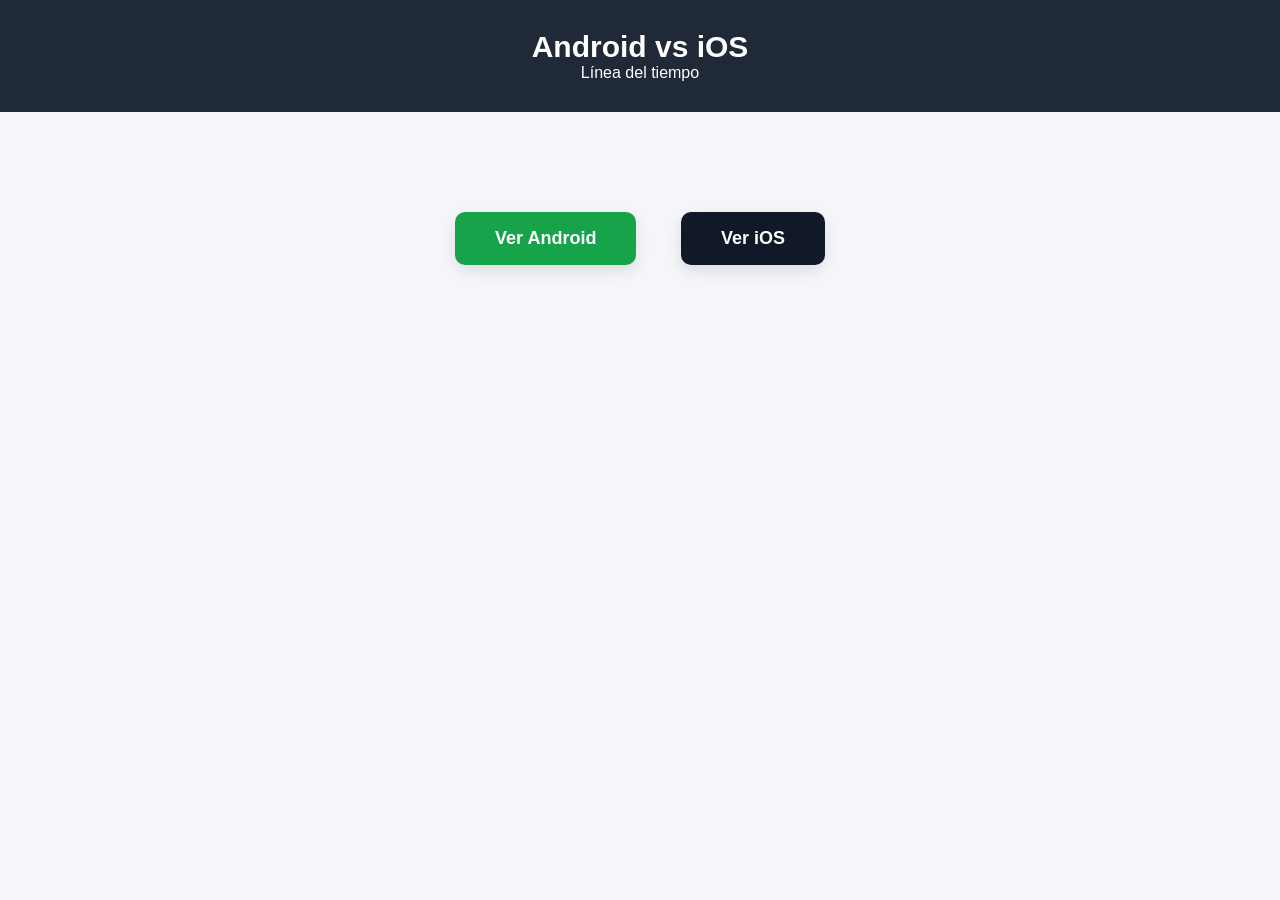
<file: index.html>
<!DOCTYPE html>
<html lang="es">
<head>
    <meta charset="UTF-8">
    <title>Android vs iOS linea del tiempo</title>
    <link rel="stylesheet" href="estilos.css">
</head>
<body>

<header>
    <h1> Android vs  iOS</h1>
    <p>Línea del tiempo </p>
</header>

<div class="menu">
    <a href="android.html" class="btn android">Ver Android </a>
    <a href="ios.html" class="btn ios">Ver iOS </a>
</div>

</body>
</html>
</file>
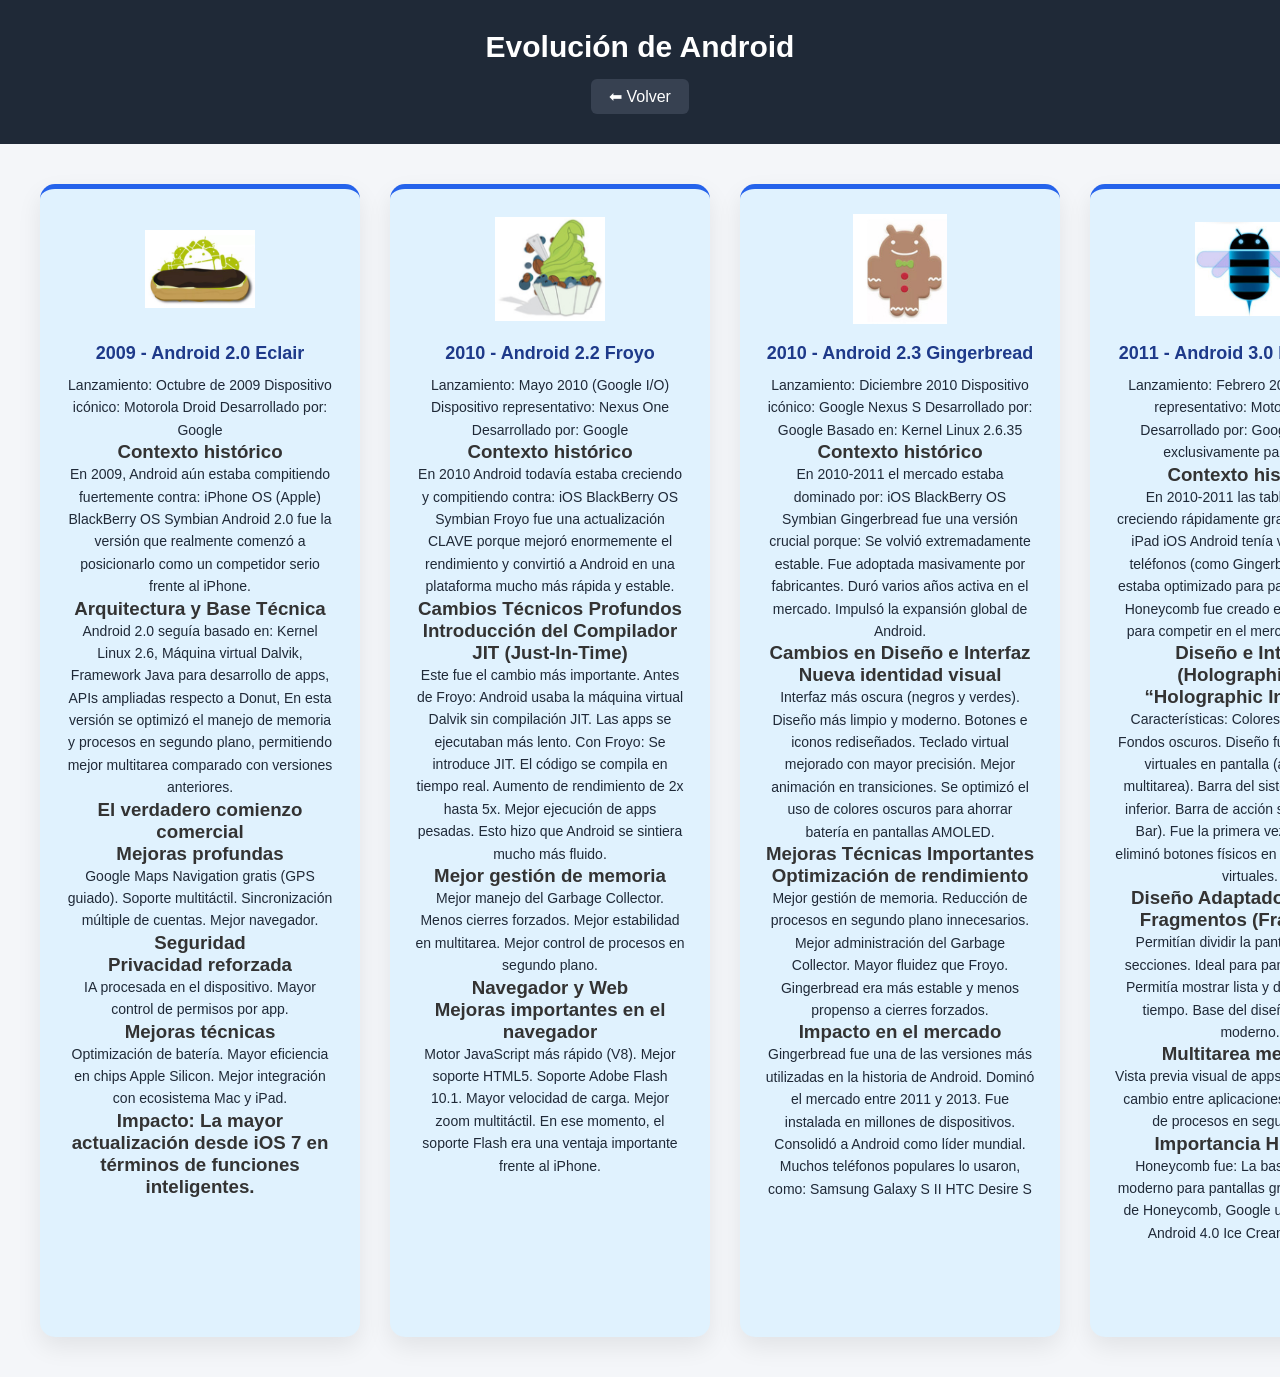
<file: android.html>
<!DOCTYPE html>
<html lang="es">
<head>
<meta charset="UTF-8">
<title>Timeline Android</title>
<link rel="stylesheet" href="estilos.css">
</head>
<body>

<header>
    <h1> Evolución de Android</h1>
    <a href="index.html" class="back">⬅ Volver</a>
</header>

<section class="timeline">

<div class="card">
<img src="eclair.png">
<h2>2009 - Android 2.0 Eclair</h2>
<p>Lanzamiento: Octubre de 2009
   Dispositivo icónico: Motorola Droid
   Desarrollado por: Google</p>
<h3>Contexto histórico</h3>
<p>En 2009, Android aún estaba compitiendo fuertemente contra:
   iPhone OS (Apple)
   BlackBerry OS
   Symbian
   Android 2.0 fue la versión que realmente comenzó a posicionarlo como un competidor serio frente al iPhone.</p>
<h3>Arquitectura y Base Técnica</h3>
<p>Android 2.0 seguía basado en:
    Kernel Linux 2.6,
    Máquina virtual Dalvik,
    Framework Java para desarrollo de apps,
    APIs ampliadas respecto a Donut,
   En esta versión se optimizó el manejo de memoria y procesos en segundo plano, permitiendo mejor multitarea comparado con versiones anteriores.</p>
<h3>El verdadero comienzo comercial</h3>
            <h3>Mejoras profundas</h3>
            <p>Google Maps Navigation gratis (GPS guiado).
               Soporte multitáctil.
               Sincronización múltiple de cuentas.
               Mejor navegador.</p>
            <h3>Seguridad</h3>
            <p></p>
            <h3>Privacidad reforzada</h3>
            <p>IA procesada en el dispositivo.
               Mayor control de permisos por app.</p>
            <h3>Mejoras técnicas</h3>
            <p>Optimización de batería.
               Mayor eficiencia en chips Apple Silicon.
               Mejor integración con ecosistema Mac y iPad.</p>
            <h3>Impacto: La mayor actualización desde iOS 7 en términos de funciones inteligentes.</h3>

</div>

<div class="card">
<img src="froyo.png">
<h2>2010 - Android 2.2 Froyo</h2>
<p>Lanzamiento: Mayo 2010 (Google I/O)
   Dispositivo representativo: Nexus One
   Desarrollado por: Google</p>
<h3>Contexto histórico</h3>
<p>En 2010 Android todavía estaba creciendo y compitiendo contra:
   iOS
   BlackBerry OS
   Symbian
   Froyo fue una actualización CLAVE porque mejoró enormemente el rendimiento y convirtió a Android en una plataforma mucho más rápida y estable.</p>
<h3>Cambios Técnicos Profundos</h3>
<h3>Introducción del Compilador JIT (Just-In-Time)</h3>
<p>Este fue el cambio más importante.
   Antes de Froyo:
   Android usaba la máquina virtual Dalvik sin compilación JIT.
   Las apps se ejecutaban más lento.

   Con Froyo:
   Se introduce JIT.
   El código se compila en tiempo real.
   Aumento de rendimiento de 2x hasta 5x.
   Mejor ejecución de apps pesadas.
   Esto hizo que Android se sintiera mucho más fluido.</p>
<h3>Mejor gestión de memoria</h3>
<p>Mejor manejo del Garbage Collector.
   Menos cierres forzados.
   Mejor estabilidad en multitarea.
   Mejor control de procesos en segundo plano.</p>
<h3>Navegador y Web</h3>
<h3>Mejoras importantes en el navegador</h3>
<p>Motor JavaScript más rápido (V8).
   Mejor soporte HTML5.
   Soporte Adobe Flash 10.1.
   Mayor velocidad de carga.
   Mejor zoom multitáctil.
   En ese momento, el soporte Flash era una ventaja importante frente al iPhone.</p>
</div>

<div class="card">
<img src="gingerbread.png">
<h2>2010 - Android 2.3 Gingerbread</h2>
<p>Lanzamiento: Diciembre 2010 
   Dispositivo icónico: Google Nexus S
   Desarrollado por: Google
   Basado en: Kernel Linux 2.6.35</p>
<h3>Contexto histórico</h3>
<p>En 2010-2011 el mercado estaba dominado por:
   iOS
   BlackBerry OS
   Symbian
   Gingerbread fue una versión crucial porque:
   Se volvió extremadamente estable.
   Fue adoptada masivamente por fabricantes.
   Duró varios años activa en el mercado.
   Impulsó la expansión global de Android.</p>
<h3>Cambios en Diseño e Interfaz</h3>
<h3>Nueva identidad visual</h3>
<p>Interfaz más oscura (negros y verdes).
   Diseño más limpio y moderno.
   Botones e iconos rediseñados.
   Teclado virtual mejorado con mayor precisión.
   Mejor animación en transiciones.
   Se optimizó el uso de colores oscuros para ahorrar batería en pantallas AMOLED.</p>
<h3>Mejoras Técnicas Importantes</h3>
<h3>Optimización de rendimiento</h3>
<p>Mejor gestión de memoria.
   Reducción de procesos en segundo plano innecesarios.
   Mejor administración del Garbage Collector.
   Mayor fluidez que Froyo.
   Gingerbread era más estable y menos propenso a cierres forzados.</p>
<h3>Impacto en el mercado</h3>
<p>Gingerbread fue una de las versiones más utilizadas en la historia de Android.
   Dominó el mercado entre 2011 y 2013.
   Fue instalada en millones de dispositivos.
   Consolidó a Android como líder mundial.
   Muchos teléfonos populares lo usaron, como:
   Samsung Galaxy S II
   HTC Desire S</p>
</div>

<div class="card">
<img src="honeycomb.png">
<h2>2011 - Android 3.0 Honeycomb</h2>
<p>Lanzamiento: Febrero 2011
   Dispositivo representativo: Motorola Xoom
   Desarrollado por: Google
   Diseñado exclusivamente para tablets</p>
<h3>Contexto histórico</h3>
<p>En 2010-2011 las tablets estaban creciendo rápidamente gracias al éxito del:
   iPad
   iOS
   Android tenía versiones para teléfonos (como Gingerbread), pero no estaba optimizado para pantallas grandes.
   Honeycomb fue creado específicamente para competir en el mercado de tablets.</p>
<h3>Diseño e Interfaz (Holographic UI)</h3>
<h3>“Holographic Interface”</h3>
<p>Características:
   Colores azul eléctrico.
   Fondos oscuros.
   Diseño futurista.
   Botones virtuales en pantalla (atrás, home, multitarea).
   Barra del sistema en la parte inferior.
   Barra de acción superior (Action Bar).
   Fue la primera vez que Android eliminó botones físicos en favor de botones virtuales.</p>
<h3>Diseño Adaptado a Tablets</h3>
<h3>Fragmentos (Fragments)</h3>
<p>Permitían dividir la pantalla en varias secciones.
   Ideal para pantallas grandes.
   Permitía mostrar lista y detalle al mismo tiempo.
   Base del diseño adaptable moderno.</p>
<h3>Multitarea mejorada</h3>
<p>Vista previa visual de apps recientes.
   Mejor cambio entre aplicaciones.
   Mejor gestión de procesos en segundo plano.</p>
<h3>Importancia Histórica</h3>
<p>Honeycomb fue:
   La base del Android moderno para pantallas grandes.
   Después de Honeycomb, Google unificó todo con:
   Android 4.0 Ice Cream Sandwich
</p>
</div>

<div class="card">
<img src="ice cream san.png">
<h2>2011 - Android 4.0 Ice Cream Sandwich</h2>
<p>Lanzamiento: Octubre 2011
   Dispositivo de estreno: Samsung Galaxy Nexus
   Desarrollado por: Google
   Kernel base: Linux 3.0</p>
<h3>Contexto histórico</h3>
<p>Antes de esta versión, Android estaba dividido en:
   Teléfonos → Gingerbread
   Tablets → Honeycomb
   Ice Cream Sandwich (ICS) fue la versión que unificó tablets y teléfonos en un solo sistema.
   Fue una de las versiones más importantes en la historia de Android.</p>
<h3>Diseño - Evolución del Holo UI</h3>
<h3>Cambios visuales importantes</h3>
<p>Interfaz “Holo” más limpia y moderna.
   Uso de tipografía Roboto (más legible).
   Colores azul eléctrico característicos.
   Animaciones más suaves.
   Transiciones mejoradas.
   Roboto fue diseñada específicamente para pantallas de alta resolución.</p>
<h3>Eliminación de Botones Físicos</h3>
<p>Uno de los cambios más revolucionarios:
   Botones de navegación ahora eran virtuales (en pantalla).
   Atrás, Inicio y Multitarea.
   Interfaz adaptable a diferentes tamaños.
   Esto permitió diseños más minimalistas en smartphones.</p>
<h3>Cambios Técnicos Clave</h3>
<h3>Mejor rendimiento gráfico</h3>
<p>Aceleración por hardware mejorada.
   Renderizado más fluido.
   Animaciones a 60fps más estables.
<h3>Desbloqueo facial (Face Unlock)</h3>
<p>Primera implementación de reconocimiento facial en Android.
   Usaba la cámara frontal.</p>
</div>

<div class="card">
<img src="jelly bean.png">
<h2>2012-2013 - Android 4.1-4.3 Jelly Bean</h2>
<p>Jelly Bean fue una de las versiones más importantes de Android porque se enfocó en algo que los usuarios pedían mucho: mayor fluidez y rendimiento real del sistema. Introdujo mejoras profundas en animaciones, velocidad de respuesta y experiencia visual.
   Incluye tres versiones principales:
   Android 4.1 (2012)
   Android 4.2 (2012)
   Android 4.3 (2013)</p>
<h3>Project Butter - El gran cambio de rendimiento</h3>
<h3>¿Qué hacía?</h3>
<p>Aumentó la velocidad de animaciones a 60 fps (cuadros por segundo).
   Mejoró la respuesta táctil.
   Sincronizó el procesador, GPU y pantalla para evitar retrasos.
   Introdujo triple buffering para hacer transiciones más suaves.
   Resultado:
   El sistema se sentía mucho más fluido y rápido comparado con Ice Cream Sandwich.</p>
<h3>Notificaciones Expandibles e Interactivas</h3>
<p>Expandir notificaciones con dos dedos.
   Responder directamente desde la notificación.
   Ver imágenes y más contenido sin abrir la app.
   Acciones rápidas (como devolver una llamada o responder mensaje).
   Esta función se convirtió en base del Android moderno.</p>
<h3>Google Now - El asistente inteligente</h3>
<p>Jelly Bean introdujo Google Now, el precursor del actual Asistente de Google.
   Google Now ofrecía:
   Información automática según ubicación.
   Clima.
   Tráfico.
   Resultados deportivos.
   Recordatorios inteligentes.</p>
</div>

<div class="card">
<img src="kitkat.png">
<h2>2013 - Android 4.4 KitKat</h2>
<p>Android KitKat fue una versión clave porque logró algo muy importante:
   hacer que Android funcionara bien incluso en dispositivos de gama baja, sin perder fluidez.
   Fue presentado en octubre de 2013 junto con el Nexus 5 y marcó un gran avance en optimización del sistema.</p>
<h3>Project Svelte - Optimización para dispositivos modestos</h3>
<h3>¿Qué hizo?</h3>
<p>Redujo el consumo de memoria RAM.
   Permitió que Android funcionara bien con solo 512 MB de RAM.
   Optimizó servicios en segundo plano.
   Mejoró la gestión de procesos.
   Esto permitió que millones de teléfonos económicos pudieran usar Android 4.4 sin volverse lentos.</p>
<h3>Cambio importante en la interfaz</h3>
<h3>Cambios visuales:</h3>
<p>Barra de estado y navegación transparentes.
   Diseño más limpio y claro.
   Iconos blancos en la barra superior.
   Modo inmersivo (oculta barra de navegación en pantalla completa).
   El modo inmersivo fue muy útil para:
   Juegos
   Lectura
   Video
   KitKat hizo que Android se viera más moderno y minimalista.</p>
<h3>Nueva aplicación de Teléfono</h3>
<p>KitKat integró mejor las llamadas con información inteligente.
   Identificación automática de números desconocidos (usando Google).
   Integración con Google Contacts.</p>
<h3>“Ok Google” desde la pantalla principal</h3>
<p>En el launcher del Nexus 5, por primera vez se podía activar el asistente diciendo:
   “Ok Google”
   Fue el inicio del uso masivo del asistente por voz en Android.</p>
</div>

<div class="card">
<img src="lollipop.png">
<h2>2014-2015 - Android 5.0 Lollipop</h2>
<p>Lollipop fue una de las actualizaciones más grandes en la historia de Android. No solo cambió el diseño, sino también el funcionamiento interno del sistema.
   Fue lanzado en noviembre de 2014 junto con el Nexus 6 y la Nexus 9.
   Incluye:
   Android 5.0
   Android 5.1 y 5.1.1</p>
<h3>Material Design - El gran cambio visual</h3>
<p>Lollipop introdujo el famoso Material Design, una nueva filosofía de diseño creada por Google.
   Características principales:
   Colores más vivos y planos.
   Animaciones fluidas.
   Efectos de profundidad (sombras y capas).
   Transiciones más naturales entre pantallas.
   Botones circulares flotantes (FAB).
   Fue el mayor rediseño desde Android 4.0.
   Material Design también unificó el diseño entre:
   Android
   Chrome
   Web
   Apps de Google</p>
<h3>ART se convierte en el motor oficial</h3>
<p>Apps más rápidas.
   Mejor rendimiento.
   Menor consumo de batería.
   Mejor administración de memoria.
   ART usa compilación anticipada (AOT), lo que mejora la velocidad de ejecución.
   En Lollipop, ART reemplazó oficialmente a Dalvik.</p>
<h3>Project Volta - Mejor gestión de batería</h3>
<p>Modo Ahorro de batería.
   Mejor análisis del consumo energético.
   APIs para que desarrolladores optimicen consumo.
   Battery Historian (herramienta para análisis técnico).
   Resultado: mejor duración en muchos dispositivos.</p>
</div>

<div class="card">
<img src="marsmallo.png">
<h2>2015-2017 - Android 6.0 Marshmallow</h2>
<p>Marshmallow fue una actualización importante que introdujo nuevas funcionalidades de seguridad y privacidad.
   Fue lanzado en octubre de 2015 junto con el Nexus 6P.
   Fue una versión enfocada en refinar y estabilizar Android.</p>
<h3>Nuevo sistema de permisos (cambio histórico)</h3>
<p>Marshmallow introdujo un nuevo sistema de permisos que permitía a los usuarios conceder o denegar permisos a aplicaciones individualmente.
   Esto permitió mayor control sobre la privacidad del usuario.
   Los permisos se agrupaban en categorías como:
   Contactos
   Almacenamiento
   Cámara
   Localización
   etc.</p>
<h3>Doze Mode - Revolución en batería</h3>
<p>Cuando el teléfono está:
   Quieto
   Con pantalla apagada
   Sin uso activo
   El sistema:
   Reduce actividad en segundo plano.
   Suspende sincronizaciones innecesarias.
   Limita acceso a red.
   Resultado:
   Aumento considerable de duración de batería en reposo.</p>
<h3>App Standby</h3>
<p>Complemento de Doze:
   Si no usas una app por mucho tiempo, el sistema limita su actividad.
   Reduce consumo energético innecesario.</p>
<h3>Android Pay</h3>
<p>Marshmallow impulsó pagos móviles mediante NFC.
   Soporte oficial para:
   Pagos sin contacto.
   Mejor integración de seguridad con huella digital.
   Fue el inicio formal del ecosistema de pagos móviles en Android.</p>
</div>

<div class="card">
<img src="nougat.png">
<h2>2016-2018 - Android 7.0 Nougat</h2>
<p>Nougat fue una actualización importante que introdujo nuevas funcionalidades de seguridad y privacidad.
   Fue lanzado en octubre de 2016 junto con el Nexus 6P.
   Fue una versión enfocada en refinar y estabilizar Android.
   Nougat se centró en productividad, multitarea, rendimiento gráfico y seguridad, marcando una evolución más madura del sistema.
   Incluye:
   Android 7.0
   Android 7.1 / 7.1.1 / 7.1.2</p>
<h3>Multiventana (Multi-Window) - Gran avance en productividad</h3>
<p>Una de las funciones más esperadas:
   Permite usar dos aplicaciones al mismo tiempo.
   Pantalla dividida ajustable.
   Funciona tanto en vertical como en horizontal.
   Compatible con apps adaptadas.
   Fue un gran paso hacia el uso profesional del teléfono.</p>
<h3>Notificaciones mejoradas</h3>
<p>Nougat refinó el sistema:
   Respuesta directa desde notificación.
   Agrupación automática por aplicación.
   Diseño más compacto.
   Acciones rápidas más visibles.
   El sistema de notificaciones se volvió más organizado.</p>
<h3>Mejor rendimiento y gráficos</h3>
<p>Nougat mejoró considerablemente el rendimiento:
   Mejor administración de memoria.
   Optimización del sistema en segundo plano.
   Reducción del consumo energético.
   Mejor rendimiento en juegos.</p>
<h3>Mejoras en conectividad</h3>
<p>Soporte mejorado para LTE.
   Soporte para Wi-Fi Direct mejorado.
   Mejor Bluetooth.
   Soporte para Data Saver (ahorro de datos móviles).</p>
</div>

<div class="card">
<img src="oreo.png">
<h2>2017-2019 - Android 8.0 Oreo</h2>
<p>Lanzado oficialmente en agosto de 2017, Oreo fue presentado junto con el Google Pixel 2.
   Incluye dos versiones principales:
   Android 8.0
   Android 8.1
   Oreo se enfocó en velocidad, seguridad, optimización del sistema y mejor experiencia multitarea.</p>
<h3>Mayor velocidad y rendimiento</h3>
<p>Google optimizó profundamente el sistema:
   Arranque hasta 2 veces más rápido (en dispositivos Pixel).
   Reducción de procesos en segundo plano.
   Mejor administración de memoria.
   Apps más rápidas y estables.
   Oreo fue una versión muy refinada y estable.</p>
<h3>Picture-in-Picture (PiP)</h3>
<p>Una de las funciones más importantes:
   Permite ver videos en una ventana flotante mientras usas otra app.
   Ejemplos:
   Ver YouTube mientras respondes mensajes.
   Videollamadas en segundo plano.
   Esto mejoró mucho la multitarea.</p>
<h3>Canales de notificación (gran cambio)</h3>
<p>Oreo revolucionó el sistema de notificaciones:
   Las apps pueden crear “canales”.
   El usuario puede controlar cada tipo de notificación.
   Silenciar solo ciertas categorías.
   Personalizar vibración y sonido.
   Más control y menos spam.</p>
<h3>Android Go (8.1)</h3>
<p>Android 8.1 introdujo oficialmente Android Go Edition:
   Versión ligera para dispositivos con 1 GB de RAM.
   Apps optimizadas (YouTube Go, Gmail Go, etc.).
   Ideal para mercados emergentes.</p>
</div>

<div class="card">
<img src="pie.png">
<h2>2018-2020 - Android 9 Pie</h2>
<p>Lanzado oficialmente en agosto de 2018, Android Pie marcó un cambio importante al introducir inteligencia artificial integrada en el sistema, nuevas formas de navegación y mejoras profundas en batería y bienestar digital.
   Fue presentado primero en el Google Pixel 3 y en dispositivos Pixel anteriores mediante actualización.</p>
<h3>Inteligencia Artificial integrada</h3>
<p>Pie fue la primera versión donde Google integró Machine Learning directamente en el sistema operativo.
   Adaptive Battery
   Aprende qué apps usas más.
   Limita recursos a apps que casi no usas.
   Mejora duración de batería significativamente.
   Adaptive Brightness
   Aprende tus hábitos de brillo.
   Ajusta automáticamente según tus preferencias.
   Android empezó a “aprender” del usuario.</p>
<h3>Nuevo sistema de navegación por gestos</h3>
<p>Pie introdujo navegación gestual híbrida:
   Botón Home tipo “pastilla”.
   Deslizar hacia arriba para multitarea.
   Deslizar lateral para cambiar entre apps.
   Eliminación del botón de multitarea tradicional.
   Fue el inicio del sistema completamente gestual que veríamos después.</p>
<h3>Mejoras en batería</h3>
<p>Además de Adaptive Battery:
   Optimización más agresiva de procesos en segundo plano.
   Mejor administración de red.
   Apps limitadas automáticamente si consumen demasiado.</p>
<h3>Bienestar Digital (Digital Wellbeing)</h3>
<p>Una función completamente nueva enfocada en salud digital:
   Tiempo de uso por app.</p>
</div>

<div class="card">
<img src="10.png">
<h2>2019 - Android 10 Quince Tart</h2>
<p>En 2019, Google decidió eliminar oficialmente los nombres de postres para el público, así que “Quince Tart” fue solo el nombre interno. Comercialmente se llamó simplemente Android 10.
   Fue lanzado oficialmente en septiembre de 2019 y debutó en dispositivos como el Google Pixel 4 (aunque los Pixel anteriores lo recibieron primero vía actualización).</p>
<h3>Modo Oscuro Nativo (Dark Mode completo)</h3>
<p>Una de las funciones más esperadas:
   Tema oscuro en todo el sistema.
   Compatible con apps compatibles.
   Reduce fatiga visual.
   Puede ahorrar batería en pantallas OLED.
   Fue la primera vez que Android ofreció un modo oscuro integral a nivel sistema.</p>
<h3>Navegación totalmente gestual</h3>
<p>Android 10 eliminó oficialmente los botones clásicos:
   Deslizar desde abajo → Inicio.
   Deslizar y mantener → Multitarea.
   Deslizar desde los lados → Atrás.
   Esto hizo la experiencia más moderna y parecida a otros sistemas gestuales.</p>
<h3>Gran avance en privacidad</h3>
<p>Android 10 reforzó enormemente la privacidad:
   Permisos de ubicación más controlados:
   Permitir siempre.
   Permitir solo mientras se usa la app.
   Denegar.
   Restricciones adicionales:
   Acceso limitado a identificadores del dispositivo.
   Mayor control sobre actividad en segundo plano.
   Fue una versión muy enfocada en proteger datos personales.</p>
<p>Mejoró drásticamente privacidad
   Preparó Android para 5G y plegables
   Modernizó la navegación</p>
</div>

<div class="card">
<img src="11.png">
<h2>2020 - Android 11 Red Velvet Cake</h2>
<p>Lanzado oficialmente en septiembre de 2020, Red Velvet Cake fue el nombre interno de desarrollo de Android 11. Fue presentado primero en los dispositivos Pixel, como el Google Pixel 5.
   Esta versión se centró principalmente en comunicación, privacidad, control de dispositivos inteligentes y optimización del sistema.</p>
<h3>Conversaciones prioritarias</h3>
<p>Android 11 reorganizó las notificaciones:
   Nueva sección especial llamada “Conversaciones”.
   Chats de apps como WhatsApp o Messenger aparecen separados.
   Se pueden marcar como prioritarios.
   Permite que aparezcan siempre arriba.
   Android empezó a dar prioridad a la comunicación.</p>
<h3>Burbujas de chat (Chat Bubbles)</h3>
<p>Android 11 introdujo las burbujas de chat:
   Permite abrir chats en ventanas flotantes.
   Se pueden mover y redimensionar.
   Mejora la productividad al tener múltiples chats abiertos.</p>
<h3>Permisos de un solo uso (gran avance en privacidad)</h3>
<p>Android 11 introdujo permisos de un solo uso:
   Permisos que se otorgan solo por un tiempo limitado.
   Se pueden rechazar temporalmente.
   Mejora el control sobre datos personales.</p>
<h3>Mejoras en rendimiento y juegos</h3>
<p>Mejor soporte para pantallas de 90Hz y 120Hz.
   Mejor administración de memoria.
   Mejor rendimiento gráfico.
   Optimización para dispositivos 5G.</p>
</div>

<div class="card">
<img src="12.png">
<h2>2021 - Android 12 Snow Cone</h2>
<p>Lanzado oficialmente en octubre de 2021, Snow Cone fue el nombre interno de desarrollo de Android 12.
   Debutó junto con el Google Pixel 6 y el Google Pixel 6 Pro.
   Android 12 representó el mayor rediseño visual desde Lollipop, además de mejoras importantes en privacidad y rendimiento.</p>
<h3>Material You - Rediseño total</h3>
<p>Android 12 introdujo Material You, un nuevo sistema de diseño:
   Personalización de temas y colores.
   Ajuste automático de colores según el fondo.
   Mejora la experiencia visual y la coherencia del sistema.</p>
<h3>Colores dinámicos (Monet Engine)</h3>
<p>Sistema inteligente que:
   Analiza tu fondo de pantalla.
   Genera una paleta personalizada.
   Aplica esos colores a todo el sistema.
   Esto hizo cada teléfono más personal y único.</p>
<h3>Gran salto en privacidad</h3>
<p>Android 12 fortaleció la protección de datos:
   Indicadores de cámara y micrófono
   Punto verde visible cuando una app usa cámara o micrófono.
   Panel de privacidad
   Muestra qué apps accedieron a:
   Cámara
   Micrófono
   Ubicación
   Contactos
   Ubicación aproximada
   Permite compartir ubicación aproximada en vez de exacta.</p>
<h3>Mejor rendimiento interno</h3>
<p>Android 12 mejoró:
   Reducción del uso de CPU del sistema.
   Mejor eficiencia energética.
   Animaciones más suaves.
   Mejor gestión de memoria.
   Google reportó mejoras en consumo energético del sistema base.</p>
</div>

<div class="card">
<img src="13.png">
<h2>2022 - Android 13 Tiramisu</h2>
<p>Lanzado oficialmente en agosto de 2022, Android 13 continuó el camino iniciado por Android 12, pero con un enfoque más fuerte en privacidad, personalización avanzada y optimización del sistema.
   Debutó en dispositivos como el Google Pixel 7 y el Google Pixel 7 Pro.</p>
<h3>Material You más personalizable</h3>
<p>Android 13 amplió el sistema de colores dinámicos:
   Más combinaciones de paletas.
   Colores aplicables también a apps de terceros compatibles.
   Mayor coherencia visual.
   Mejor integración con widgets.
   El sistema se volvió aún más personal.</p>
<h3>Nuevo permiso para notificaciones (gran cambio)</h3>
<p>Antes:
   Las apps podían enviar notificaciones automáticamente.
   Con Android 13:
   Las apps deben pedir permiso para enviar notificaciones.
   El usuario puede aceptar o rechazar.
   Fue un avance importante en control y privacidad.</p>
<h3>Idioma por aplicación</h3>
<p>Una función muy útil:
   Puedes asignar idioma diferente a cada app.
   No depende del idioma general del sistema.
   Ideal para usuarios bilingües.</p>
<h3>Mejoras en tablets y pantallas grandes</h3>
<p>Android 13 mejoró:
   Barra de tareas inferior.
   Multiventana más estable.
   Mejor experiencia en dispositivos plegables.
   Esto fue importante para dispositivos tipo tablet y foldables.</p>
<p>Dio más control sobre notificaciones
   Mejoró privacidad multimedia
   Expandió personalización Material You
   Fortaleció experiencia en tablets
   Mejoró audio y conectividad</p>
</div>

<div class="card">
<img src="14.png">
<h2>2023 - Android 14 Upside Down Cake</h2>
<p>Lanzado oficialmente en octubre de 2023, Android 14 continuó el enfoque moderno de Android: más personalización, mayor seguridad, mejor eficiencia energética y mejor soporte para pantallas grandes.
   Debutó junto con el Google Pixel 8 y el Google Pixel 8 Pro.</p>
<h3>Personalización más avanzada</h3>
<p>Android 14 amplió Material You:
   Más opciones de colores dinámicos.
   Nuevos estilos de pantalla de bloqueo.
   Más personalización de reloj en lockscreen.
   Atajos personalizables en pantalla de bloqueo.
   Mayor libertad visual sin apps externas.</p>
<h3>Seguridad y privacidad reforzadas</h3>
<p>Android 14 fortaleció bastante la protección del sistema:
   Restricción de apps antiguas
   Bloquea instalación de apps muy antiguas (target SDK viejo).
   Reduce riesgos de malware.
   Ubicación más segura
   Mayor claridad cuando una app comparte datos de ubicación con terceros.
   Acceso a fotos mejorado
   Permite seleccionar fotos específicas.
   No acceso total a galería por defecto.</p>
<h3>Mejor eficiencia energética</h3>
<p>Optimización de procesos en segundo plano.
   Mejor gestión de batería en apps poco usadas.
   Mejor rendimiento en dispositivos con altas tasas de refresco.
   Mayor eficiencia del sistema base.
   Android 14 sigue refinando lo iniciado con Doze y Adaptive Battery.</p>
<h3>Mejor escalado de texto</h3>
<p>Soporte para tamaños de fuente hasta 200%.
   Escalado inteligente (no rompe el diseño).
   Mejor accesibilidad para personas con visión reducida.</p>
</div>

<div class="card">
<img src="15.png">
<h2>2024 - Android 15 vanilla Ice Cream</h2>
<p>Lanzado oficialmente en 2024, Vanilla Ice Cream continúa la evolución moderna de Android enfocándose en:
   Más privacidad
   Mejor experiencia en pantallas grandes
   Optimización de rendimiento
   Mejor integración con IA y servicios inteligentes
   Debutó en dispositivos como el Google Pixel 9 (según región y disponibilidad).</p>
<h3>Privacidad aún más estricta</h3>
<p>Android 15 reforzó varias áreas clave:
   Acceso parcial a archivos
   Más control al compartir fotos y videos.
   Permisos temporales más precisos.
   Mayor transparencia
   Mejor información sobre cómo las apps usan datos sensibles.
   Mejor monitoreo de acceso a sensores.
   Android continúa fortaleciendo el modelo iniciado en Android 10-13.</p>
<h3>Mejor experiencia en tablets y plegables</h3>
<p>Android 15 fortaleció bastante la experiencia en pantallas grandes:
   Mejor soporte para interfaces de escritorio.
   Mayor compatibilidad con teclados externos.
   Más opciones de personalización en pantallas plegables.
   Optimización de UI para pantallas más grandes.</p>
<h3>Optimización de rendimiento</h3>
<p>Mejor administración de CPU y memoria.
   Menor consumo energético en segundo plano.
   Mejor eficiencia en dispositivos de alta tasa de refresco (120Hz+).
   Reducción de calentamiento en tareas intensivas.</p>
<h3>Mejoras en batería</h3>
<p>Optimización más inteligente de apps inactivas.
   Mejor administración de procesos en segundo plano.
   Ajustes más precisos para ahorro energético.
   Sigue evolucionando el sistema de Adaptive Battery.</p>
</div>

<div class="card">
<img src="16.png">
<h2>2025 - Android 16 Bajlava</h2>
<p>Android 16, cuyo nombre interno es Baklava, representa una de las actualizaciones más enfocadas en inteligencia artificial,
   personalización avanzada, optimización energética y mejoras para pantallas grandes y dispositivos plegables. 
   Google continúa con su estrategia de integrar más funciones inteligentes directamente en el sistema.</p>
<h3>Información General</h3>
<p>Presentación preliminar: Google I/O 2025
   Desarrollado por: Google
   Enfoque principal: IA integrada, productividad y optimización del sistema
   Basado en Linux Kernel actualizado (6.x)
   Diseñado para teléfonos, tablets, plegables, Chromebooks y dispositivos IoT</p>
<h3>Inteligencia Artificial integrada en el sistema</h3>
<p>Android 16 da un salto fuerte en IA gracias a la evolución de Gemini Nano, el modelo de IA que funciona directamente en el dispositivo.
   Funciones destacadas:
   Resúmenes automáticos de notificaciones largas.
   Respuestas inteligentes mejoradas en mensajes y correos.
   Edición de fotos con IA integrada en el sistema.
   Transcripción y resumen automático de llamadas (según región).
   Búsqueda contextual avanzada dentro del teléfono (tipo “búsqueda universal”).
   La IA ahora funciona más offline, lo que mejora privacidad y velocidad.</p>
<h3>Material You 3.0 - Personalización evolucionada</h3>
<p>Android 16 mejora el sistema de diseño dinámico:
   Más opciones de paletas de color.
   Temas adaptativos más profundos.
   Widgets más interactivos.
   Pantalla de bloqueo personalizable con más estilos.
   Transiciones más fluidas y naturales.</p>
</div>
</section>

</body>
</html>
</file>
<file: estilos.css>
/* RESET */
*{
    margin:0;
    padding:0;
    box-sizing:border-box;
    font-family: 'Segoe UI', sans-serif;
}

body{
    background:#f4f6f9;
    color:#333;
}

/* HEADER GENERAL */
header{
    padding:30px;
    text-align:center;
    background:#1f2937; /* gris oscuro moderno */
    color:white;
}

header h1{
    font-size:30px;
    font-weight:600;
}

/* BOTÓN VOLVER */
.back{
    display:inline-block;
    margin-top:15px;
    padding:8px 18px;
    background:#374151;
    color:white;
    border-radius:6px;
    text-decoration:none;
    transition:0.3s;
}

.back:hover{
    background:#111827;
}

/* MENÚ PRINCIPAL */
.menu{
    text-align:center;
    margin-top:80px;
}

.btn{
    display:inline-block;
    padding:16px 40px;
    margin:20px;
    border-radius:10px;
    text-decoration:none;
    font-size:18px;
    font-weight:600;
    transition:0.3s;
    box-shadow:0 6px 15px rgba(0,0,0,0.1);
}

/* ANDROID PALETA */
.android{
    background:#16a34a; /* verde sólido moderno */
    color:white;
}

.android:hover{
    background:#15803d;
}

/* IOS PALETA */
.ios{
    background:#111827; /* negro elegante */
    color:white;
}

.ios:hover{
    background:#000000;
}

/* TIMELINE */
.timeline{
    display:flex;
    overflow-x:auto;
    gap:30px;
    padding:40px;
    scroll-behavior:smooth;
}

.ios-card{
    border-top:5px solid #111827;
}

.card img{
    width:110px;
    height:110px;
    object-fit:contain;
    margin-bottom:15px;
}

.card{
    min-width:320px;
    background:#e0f2fe; /* azul suave moderno */
    padding:25px;
    border-radius:15px;
    box-shadow:0 10px 25px rgba(0,0,0,0.08);
    transition:0.3s;
    text-align:center;
    border-top:5px solid #2563eb; /* azul más fuerte arriba */
}

.card:hover{
    transform:translateY(-8px);
    box-shadow:0 15px 35px rgba(0,0,0,0.15);
    background:#dbeafe; /* azul un poco más intenso al pasar mouse */
}

.card h2{
    font-size:18px;
    margin-bottom:10px;
    font-weight:600;
    color:#1e3a8a; /* azul oscuro elegante */
}

.card p{
    font-size:14px;
    line-height:1.6;
    color:#1f2937;
}

/* SCROLL DISCRETO */
.timeline::-webkit-scrollbar{
    height:8px;
}

.timeline::-webkit-scrollbar-thumb{
    background:#cbd5e1;
    border-radius:10px;
}
</file>
